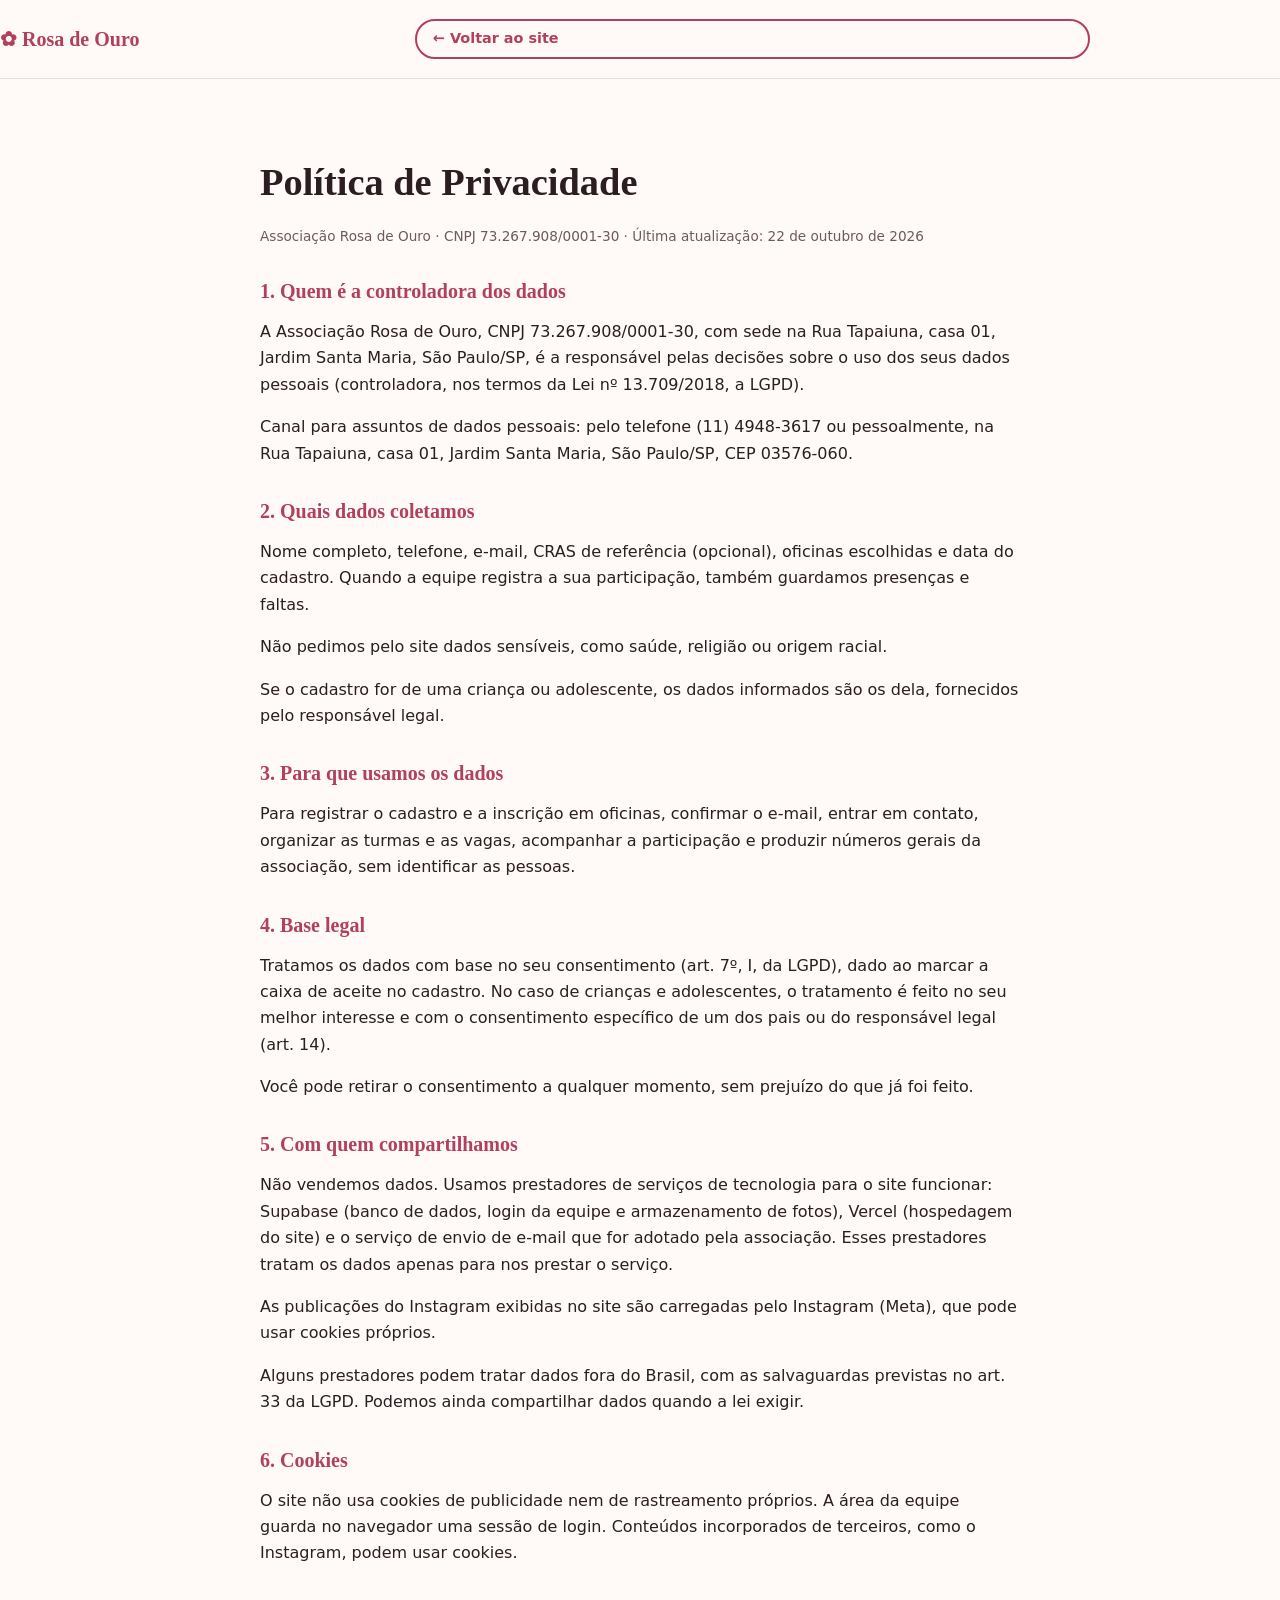
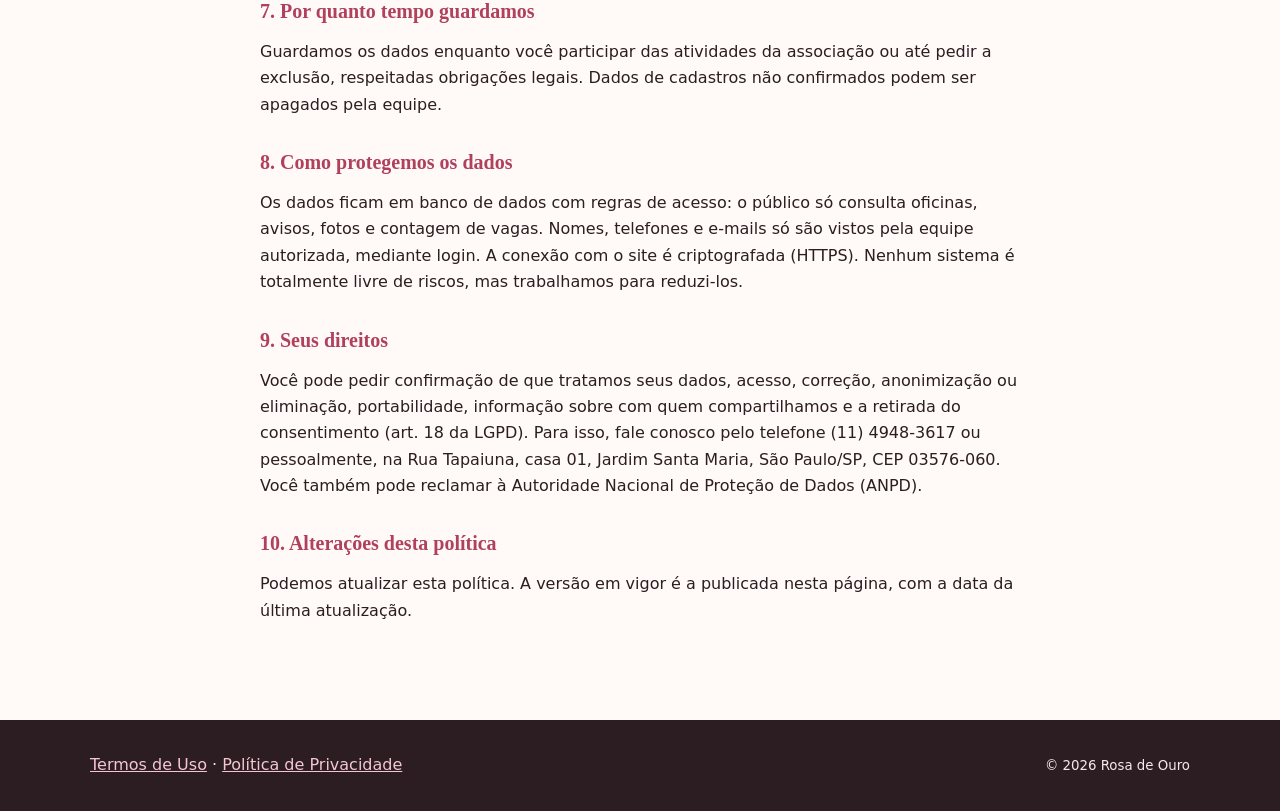
<file: privacidade.html>
<!DOCTYPE html>
<html lang="pt-BR">
<head>
  <meta charset="UTF-8">
  <meta name="viewport" content="width=device-width, initial-scale=1">
  <title>Política de Privacidade — Associação Rosa de Ouro</title>
  <meta name="theme-color" content="#b0405c">
  <link rel="stylesheet" href="style.css">
</head>
<body>
  <header class="site-header"><div class="container bar"><a class="brand" href="index.html"><span aria-hidden="true">✿</span> Rosa de Ouro</a><a class="btn btn-small btn-ghost" href="index.html">← Voltar ao site</a></div></header>
  <main class="section"><div class="container prose">
    <h1>Política de Privacidade</h1>
    <p class="fonte">Associação Rosa de Ouro · CNPJ 73.267.908/0001-30 · Última atualização: 22 de outubro de 2026</p>
    <h2>1. Quem é a controladora dos dados</h2>
    <p>A Associação Rosa de Ouro, CNPJ 73.267.908/0001-30, com sede na Rua Tapaiuna, casa 01, Jardim Santa Maria, São Paulo/SP, é a responsável pelas decisões sobre o uso dos seus dados pessoais (controladora, nos termos da Lei nº 13.709/2018, a LGPD).</p>
    <p>Canal para assuntos de dados pessoais: pelo telefone (11) 4948-3617 ou pessoalmente, na Rua Tapaiuna, casa 01, Jardim Santa Maria, São Paulo/SP, CEP 03576-060.</p>
    <h2>2. Quais dados coletamos</h2>
    <p>Nome completo, telefone, e-mail, CRAS de referência (opcional), oficinas escolhidas e data do cadastro. Quando a equipe registra a sua participação, também guardamos presenças e faltas.</p>
    <p>Não pedimos pelo site dados sensíveis, como saúde, religião ou origem racial.</p>
    <p>Se o cadastro for de uma criança ou adolescente, os dados informados são os dela, fornecidos pelo responsável legal.</p>
    <h2>3. Para que usamos os dados</h2>
    <p>Para registrar o cadastro e a inscrição em oficinas, confirmar o e-mail, entrar em contato, organizar as turmas e as vagas, acompanhar a participação e produzir números gerais da associação, sem identificar as pessoas.</p>
    <h2>4. Base legal</h2>
    <p>Tratamos os dados com base no seu consentimento (art. 7º, I, da LGPD), dado ao marcar a caixa de aceite no cadastro. No caso de crianças e adolescentes, o tratamento é feito no seu melhor interesse e com o consentimento específico de um dos pais ou do responsável legal (art. 14).</p>
    <p>Você pode retirar o consentimento a qualquer momento, sem prejuízo do que já foi feito.</p>
    <h2>5. Com quem compartilhamos</h2>
    <p>Não vendemos dados. Usamos prestadores de serviços de tecnologia para o site funcionar: Supabase (banco de dados, login da equipe e armazenamento de fotos), Vercel (hospedagem do site) e o serviço de envio de e-mail que for adotado pela associação. Esses prestadores tratam os dados apenas para nos prestar o serviço.</p>
    <p>As publicações do Instagram exibidas no site são carregadas pelo Instagram (Meta), que pode usar cookies próprios.</p>
    <p>Alguns prestadores podem tratar dados fora do Brasil, com as salvaguardas previstas no art. 33 da LGPD. Podemos ainda compartilhar dados quando a lei exigir.</p>
    <h2>6. Cookies</h2>
    <p>O site não usa cookies de publicidade nem de rastreamento próprios. A área da equipe guarda no navegador uma sessão de login. Conteúdos incorporados de terceiros, como o Instagram, podem usar cookies.</p>
    <h2>7. Por quanto tempo guardamos</h2>
    <p>Guardamos os dados enquanto você participar das atividades da associação ou até pedir a exclusão, respeitadas obrigações legais. Dados de cadastros não confirmados podem ser apagados pela equipe.</p>
    <h2>8. Como protegemos os dados</h2>
    <p>Os dados ficam em banco de dados com regras de acesso: o público só consulta oficinas, avisos, fotos e contagem de vagas. Nomes, telefones e e-mails só são vistos pela equipe autorizada, mediante login. A conexão com o site é criptografada (HTTPS). Nenhum sistema é totalmente livre de riscos, mas trabalhamos para reduzi-los.</p>
    <h2>9. Seus direitos</h2>
    <p>Você pode pedir confirmação de que tratamos seus dados, acesso, correção, anonimização ou eliminação, portabilidade, informação sobre com quem compartilhamos e a retirada do consentimento (art. 18 da LGPD). Para isso, fale conosco pelo telefone (11) 4948-3617 ou pessoalmente, na Rua Tapaiuna, casa 01, Jardim Santa Maria, São Paulo/SP, CEP 03576-060. Você também pode reclamar à Autoridade Nacional de Proteção de Dados (ANPD).</p>
    <h2>10. Alterações desta política</h2>
    <p>Podemos atualizar esta política. A versão em vigor é a publicada nesta página, com a data da última atualização.</p>
  </div></main>
  <footer class="site-footer"><div class="container foot"><p><a href="termos.html">Termos de Uso</a> · <a href="privacidade.html">Política de Privacidade</a></p><p><small>© <span id="ano">2026</span> Rosa de Ouro</small></p></div></footer>
</body>
</html>
</file>
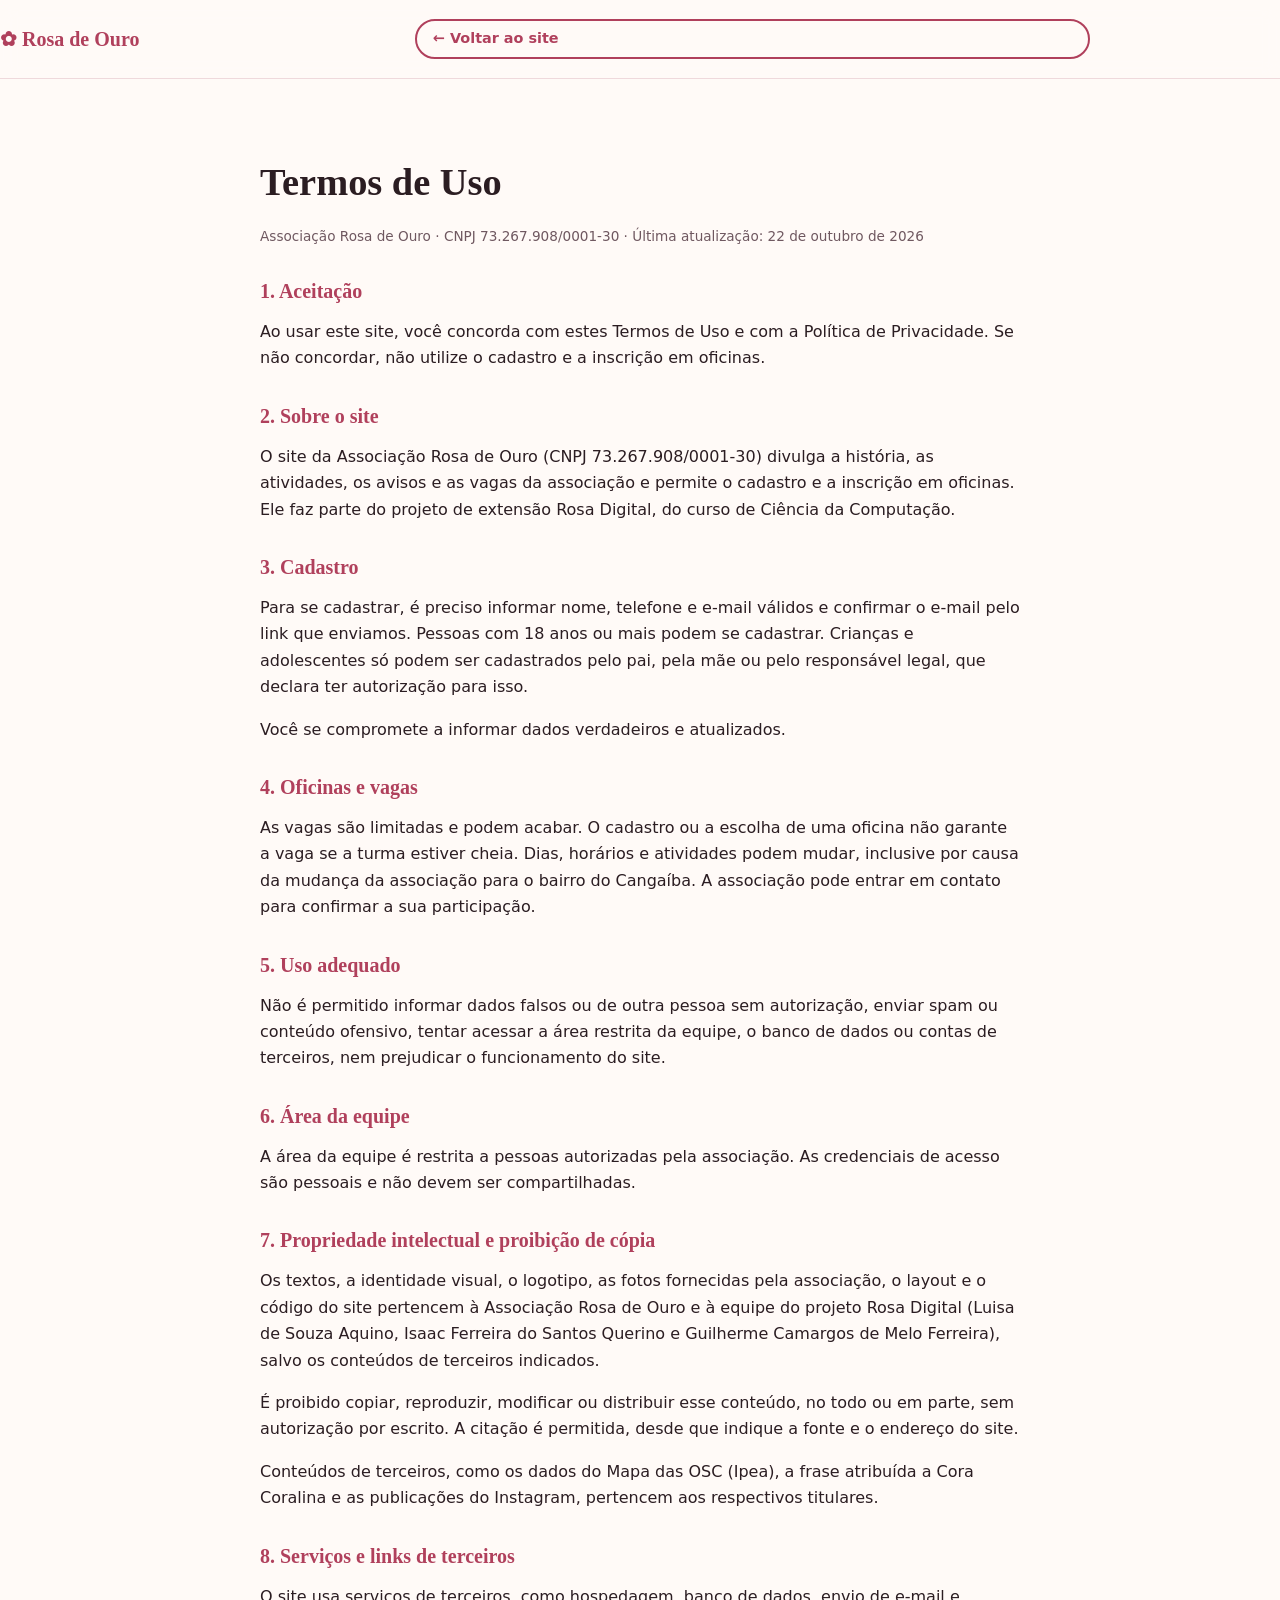
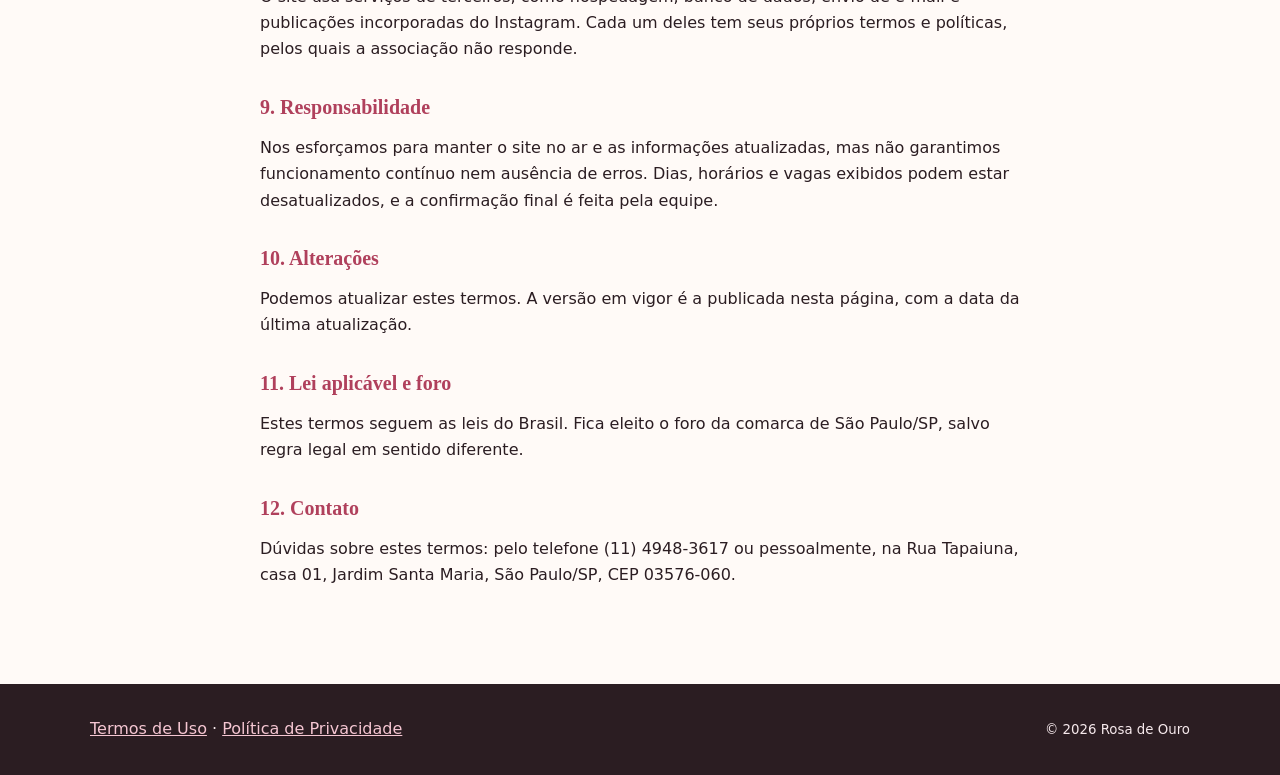
<file: termos.html>
<!DOCTYPE html>
<html lang="pt-BR">
<head>
  <meta charset="UTF-8">
  <meta name="viewport" content="width=device-width, initial-scale=1">
  <title>Termos de Uso — Associação Rosa de Ouro</title>
  <meta name="theme-color" content="#b0405c">
  <link rel="stylesheet" href="style.css">
</head>
<body>
  <header class="site-header"><div class="container bar"><a class="brand" href="index.html"><span aria-hidden="true">✿</span> Rosa de Ouro</a><a class="btn btn-small btn-ghost" href="index.html">← Voltar ao site</a></div></header>
  <main class="section"><div class="container prose">
    <h1>Termos de Uso</h1>
    <p class="fonte">Associação Rosa de Ouro · CNPJ 73.267.908/0001-30 · Última atualização: 22 de outubro de 2026</p>
    <h2>1. Aceitação</h2>
    <p>Ao usar este site, você concorda com estes Termos de Uso e com a Política de Privacidade. Se não concordar, não utilize o cadastro e a inscrição em oficinas.</p>
    <h2>2. Sobre o site</h2>
    <p>O site da Associação Rosa de Ouro (CNPJ 73.267.908/0001-30) divulga a história, as atividades, os avisos e as vagas da associação e permite o cadastro e a inscrição em oficinas. Ele faz parte do projeto de extensão Rosa Digital, do curso de Ciência da Computação.</p>
    <h2>3. Cadastro</h2>
    <p>Para se cadastrar, é preciso informar nome, telefone e e-mail válidos e confirmar o e-mail pelo link que enviamos. Pessoas com 18 anos ou mais podem se cadastrar. Crianças e adolescentes só podem ser cadastrados pelo pai, pela mãe ou pelo responsável legal, que declara ter autorização para isso.</p>
    <p>Você se compromete a informar dados verdadeiros e atualizados.</p>
    <h2>4. Oficinas e vagas</h2>
    <p>As vagas são limitadas e podem acabar. O cadastro ou a escolha de uma oficina não garante a vaga se a turma estiver cheia. Dias, horários e atividades podem mudar, inclusive por causa da mudança da associação para o bairro do Cangaíba. A associação pode entrar em contato para confirmar a sua participação.</p>
    <h2>5. Uso adequado</h2>
    <p>Não é permitido informar dados falsos ou de outra pessoa sem autorização, enviar spam ou conteúdo ofensivo, tentar acessar a área restrita da equipe, o banco de dados ou contas de terceiros, nem prejudicar o funcionamento do site.</p>
    <h2>6. Área da equipe</h2>
    <p>A área da equipe é restrita a pessoas autorizadas pela associação. As credenciais de acesso são pessoais e não devem ser compartilhadas.</p>
    <h2>7. Propriedade intelectual e proibição de cópia</h2>
    <p>Os textos, a identidade visual, o logotipo, as fotos fornecidas pela associação, o layout e o código do site pertencem à Associação Rosa de Ouro e à equipe do projeto Rosa Digital (Luisa de Souza Aquino, Isaac Ferreira do Santos Querino e Guilherme Camargos de Melo Ferreira), salvo os conteúdos de terceiros indicados.</p>
    <p>É proibido copiar, reproduzir, modificar ou distribuir esse conteúdo, no todo ou em parte, sem autorização por escrito. A citação é permitida, desde que indique a fonte e o endereço do site.</p>
    <p>Conteúdos de terceiros, como os dados do Mapa das OSC (Ipea), a frase atribuída a Cora Coralina e as publicações do Instagram, pertencem aos respectivos titulares.</p>
    <h2>8. Serviços e links de terceiros</h2>
    <p>O site usa serviços de terceiros, como hospedagem, banco de dados, envio de e-mail e publicações incorporadas do Instagram. Cada um deles tem seus próprios termos e políticas, pelos quais a associação não responde.</p>
    <h2>9. Responsabilidade</h2>
    <p>Nos esforçamos para manter o site no ar e as informações atualizadas, mas não garantimos funcionamento contínuo nem ausência de erros. Dias, horários e vagas exibidos podem estar desatualizados, e a confirmação final é feita pela equipe.</p>
    <h2>10. Alterações</h2>
    <p>Podemos atualizar estes termos. A versão em vigor é a publicada nesta página, com a data da última atualização.</p>
    <h2>11. Lei aplicável e foro</h2>
    <p>Estes termos seguem as leis do Brasil. Fica eleito o foro da comarca de São Paulo/SP, salvo regra legal em sentido diferente.</p>
    <h2>12. Contato</h2>
    <p>Dúvidas sobre estes termos: pelo telefone (11) 4948-3617 ou pessoalmente, na Rua Tapaiuna, casa 01, Jardim Santa Maria, São Paulo/SP, CEP 03576-060.</p>
  </div></main>
  <footer class="site-footer"><div class="container foot"><p><a href="termos.html">Termos de Uso</a> · <a href="privacidade.html">Política de Privacidade</a></p><p><small>© <span id="ano">2026</span> Rosa de Ouro</small></p></div></footer>
</body>
</html>
</file>
<file: style.css>
:root{
  --rosa:#b0405c;--rosa-esc:#8a2c45;--ouro:#c9962b;
  --bg:#fffaf7;--alt:#fdeff0;--card:#fff;--txt:#2b1d22;--mut:#6f5860;--line:#efd9dc;
  --r:16px;--sh:0 8px 24px rgba(138,44,69,.10);
  font-family:"Segoe UI",system-ui,-apple-system,Roboto,sans-serif;
}
@media(prefers-color-scheme:dark){:root{--bg:#1c1216;--alt:#26181e;--card:#2d1c23;--txt:#f6e9ec;--mut:#c9adb5;--line:#43282f;--rosa:#e0708d;--rosa-esc:#f19ab0;--sh:none}}
*{box-sizing:border-box}
html{scroll-behavior:smooth;scroll-padding-top:72px}
body{margin:0;background:var(--bg);color:var(--txt);line-height:1.65}
h1,h2,h3{line-height:1.2;margin:0 0 .5em;font-family:Georgia,"Times New Roman",serif}
h1{font-size:clamp(2rem,5vw,3.4rem)}h1 em{color:var(--rosa);font-style:italic}
h2{font-size:clamp(1.6rem,3.5vw,2.2rem)}h3{font-size:1.15rem}
a{color:var(--rosa)}
.container{width:min(1100px,92%);margin-inline:auto}
.sr{position:absolute;width:1px;height:1px;overflow:hidden;clip:rect(0 0 0 0)}
.skip{position:absolute;left:-999px;background:var(--rosa);color:#fff;padding:.6rem 1rem;z-index:100}
.skip:focus{left:8px;top:8px}
:focus-visible{outline:3px solid var(--ouro);outline-offset:2px}

.site-header{position:sticky;top:0;z-index:50;background:color-mix(in srgb,var(--bg) 88%,transparent);backdrop-filter:blur(8px);border-bottom:1px solid var(--line)}
.bar{display:flex;align-items:center;justify-content:space-between;min-height:64px;gap:1rem}
.brand{font:700 1.25rem Georgia,serif;text-decoration:none;color:var(--rosa)}
.nav{display:flex;align-items:center;gap:1.1rem}
.nav a{text-decoration:none;color:var(--txt);font-size:.95rem;padding:.25rem 0;border-bottom:2px solid transparent}
.nav a:hover,.nav a.on{border-color:var(--ouro)}
.menu-btn{display:none;background:none;border:1px solid var(--line);color:var(--txt);font-size:1.4rem;border-radius:10px;padding:.2rem .7rem;cursor:pointer}

.btn{display:inline-block;background:var(--rosa);color:#fff!important;border:2px solid var(--rosa);padding:.75rem 1.4rem;border-radius:999px;font-weight:600;text-decoration:none;cursor:pointer;font-size:1rem;transition:transform .2s,background .2s}
.btn:hover{background:var(--rosa-esc);transform:translateY(-2px)}
.btn-small{padding:.4rem 1rem;font-size:.9rem;border-bottom:2px solid var(--rosa)!important}
.btn-ghost{background:transparent;color:var(--rosa)!important}
.actions{display:flex;flex-wrap:wrap;gap:.8rem;margin-top:1.5rem}

.hero{background:radial-gradient(circle at 85% 10%,var(--alt),transparent 60%);padding:clamp(3rem,8vw,6rem) 0}
.hero-grid{display:grid;grid-template-columns:1.4fr 1fr;gap:2.5rem;align-items:center}
.eyebrow{color:var(--ouro);font-weight:700;letter-spacing:.08em;text-transform:uppercase;font-size:.8rem;margin:0 0 .6rem}
.lead{font-size:1.15rem;color:var(--mut);max-width:52ch}
.stats{list-style:none;margin:0;padding:0;display:grid;gap:1rem}
.stats li{background:var(--card);border:1px solid var(--line);border-radius:var(--r);padding:1rem 1.4rem;box-shadow:var(--sh);display:flex;align-items:center;gap:1rem}
.stats strong{font:700 2.4rem Georgia,serif;color:var(--rosa);min-width:2.6ch}
.stats span{color:var(--mut)}

.section{padding:clamp(3rem,7vw,5rem) 0}
.alt{background:var(--alt)}
.section-head{margin-bottom:2rem}.section-head p:last-child{color:var(--mut);margin:0}
.cards{display:grid;gap:1.2rem;margin:0;padding:0;list-style:none}
.three{grid-template-columns:repeat(auto-fit,minmax(250px,1fr))}
.four{grid-template-columns:repeat(auto-fill,minmax(230px,1fr))}
.card{background:var(--card);border:1px solid var(--line);border-radius:var(--r);padding:1.4rem;box-shadow:var(--sh);transition:transform .25s}
.card:hover{transform:translateY(-4px)}
.card p{margin:0;color:var(--mut)}
.ico{font-size:2rem;display:block;margin-bottom:.4rem}
.card[hidden]{display:none}
.note{margin-top:1.5rem;padding:1rem 1.2rem;border-left:4px solid var(--ouro);background:var(--card);border-radius:0 var(--r) var(--r) 0}

.filters{display:flex;flex-wrap:wrap;gap:.5rem;margin-bottom:1.5rem}
.chip{border:1px solid var(--rosa);background:transparent;color:var(--rosa);padding:.4rem 1rem;border-radius:999px;cursor:pointer;font-size:.95rem}
.chip.active{background:var(--rosa);color:#fff}

.table-wrap{overflow-x:auto;border:1px solid var(--line);border-radius:var(--r);background:var(--card)}
table{width:100%;border-collapse:collapse;min-width:420px}
th,td{padding:1rem 1.2rem;text-align:left;border-bottom:1px solid var(--line)}
thead th{background:var(--rosa);color:#fff}
tbody tr:last-child>*{border-bottom:0}

.split{display:grid;grid-template-columns:1.2fr 1fr;gap:2.5rem;align-items:center}
.pills{list-style:none;padding:0;display:flex;flex-wrap:wrap;gap:.6rem}
.pills li{background:var(--card);border:1px solid var(--line);padding:.4rem 1rem;border-radius:999px}
.quote{margin:0;padding:2rem;background:var(--rosa);color:#fff;border-radius:var(--r);font:italic 1.25rem Georgia,serif}
.quote footer{font:.85rem "Segoe UI",sans-serif;opacity:.85;margin-top:1rem}

.timeline{list-style:none;margin:0;padding:0 0 0 1.6rem;border-left:3px solid var(--ouro)}
.timeline li{position:relative;padding:0 0 1.6rem 1rem}
.timeline li::before{content:"";position:absolute;left:-2.2rem;top:.3rem;width:16px;height:16px;border-radius:50%;background:var(--rosa);border:3px solid var(--bg)}
.timeline p{margin:0;color:var(--mut)}

.highlight{background:linear-gradient(135deg,var(--rosa),var(--rosa-esc));color:#fff;text-align:center}
.highlight p{max-width:60ch;margin:0 auto;font-size:1.15rem}

.dash{border:1px solid var(--line);border-radius:var(--r);overflow:hidden;background:var(--card);box-shadow:var(--sh)}
.dash-bar{display:flex;justify-content:space-between;gap:1rem;flex-wrap:wrap;padding:.7rem 1rem;background:var(--alt);font-size:.9rem}
.dash-body{min-height:200px;display:grid;place-items:center;gap:1rem;padding:2rem;text-align:center}
.dash-body.live{padding:0;display:block;min-height:0}
.dash iframe{width:100%;height:min(720px,80vh);border:0;display:block}

.site-footer{background:#2b1d22;color:#f6e9ec;padding:2rem 0}
.site-footer a{color:#f5c6d2}
.foot{display:flex;justify-content:space-between;flex-wrap:wrap;gap:1rem}
.foot p{margin:0}

.reveal{opacity:0;transform:translateY(20px);transition:opacity .6s,transform .6s}
.reveal.in{opacity:1;transform:none}

@media(max-width:820px){
  .hero-grid,.split{grid-template-columns:1fr}
  .menu-btn{display:block}
  .nav{display:none;position:absolute;top:64px;left:0;right:0;flex-direction:column;align-items:flex-start;background:var(--bg);padding:1rem 4%;border-bottom:1px solid var(--line)}
  .nav.open{display:flex}
}
@media(prefers-reduced-motion:reduce){*{transition:none!important;scroll-behavior:auto!important}.reveal{opacity:1;transform:none}}

.highlight-soft{background:var(--alt)}
.steps-title{margin:2.5rem 0 1rem}
.card .btn-small{margin-top:.8rem}
.badge{display:inline-block;background:var(--ouro);color:#2b1d22;font-weight:700;font-size:.8rem;padding:.2rem .8rem;border-radius:999px;margin-bottom:1rem}

.note:empty{display:none}
.form{display:flex;flex-wrap:wrap;gap:.8rem;align-items:end;margin:1rem 0 1.5rem}
.form label{display:grid;gap:.25rem;font-size:.9rem;color:var(--mut)}
input,select{font:inherit;padding:.55rem .8rem;border:1px solid var(--line);border-radius:10px;background:var(--card);color:var(--txt)}
.row{display:flex;flex-wrap:wrap;gap:.5rem;margin-top:.7rem}
.mem,.plist{list-style:none;padding:0;margin:.5rem 0}
.mem li,.plist li{display:flex;justify-content:space-between;gap:.5rem;padding:.3rem 0;border-bottom:1px dashed var(--line)}
.mem button,.plist button{background:none;border:0;color:var(--rosa);cursor:pointer}
.thumbs{display:grid;grid-template-columns:repeat(auto-fill,minmax(160px,1fr));gap:1rem}
.thumbs figure{margin:0}.thumbs img{width:100%;aspect-ratio:4/3;object-fit:cover;border-radius:12px}
.thumbs figcaption{font-size:.85rem}
.slider{position:relative;border-radius:var(--r);overflow:hidden;box-shadow:var(--sh)}
.slide{display:none;margin:0}.slide.on{display:block}
.slide img{width:100%;max-height:480px;object-fit:cover;display:block}
.slide figcaption{position:absolute;inset:auto 0 0 0;padding:1rem;color:#fff;background:linear-gradient(transparent,rgba(0,0,0,.65))}
.prev,.next{position:absolute;top:50%;transform:translateY(-50%);z-index:2;border:0;background:rgba(255,255,255,.85);border-radius:50%;width:42px;height:42px;font-size:1.5rem;cursor:pointer}
.prev{left:10px}.next{right:10px}

.cad{display:grid;gap:1rem;padding:1.5rem;background:var(--card);border:1px solid var(--line);border-radius:var(--r);box-shadow:var(--sh)}
.cad label{display:grid;gap:.25rem;font-size:.9rem;color:var(--mut)}
.cad .note{margin:0}
.hp{position:absolute!important;left:-9999px}

.oficinas-check{border:1px solid var(--line);border-radius:12px;padding:1rem;display:grid;gap:.5rem;background:var(--bg)}
.oficinas-check legend{font-weight:700;padding:0 .3rem}
.oficinas-check legend span{font-weight:400;color:var(--mut);font-size:.85rem}
.chk{display:flex;align-items:center;gap:.5rem;font-size:.95rem;color:var(--txt);cursor:pointer}
.chk input{width:auto;accent-color:var(--rosa)}
.mut{color:var(--mut);margin:0}

.filepick{position:relative;display:grid;gap:.25rem}
.file-input{position:absolute;inset:0;opacity:0;cursor:pointer;width:100%;height:100%}
.filepick-btn{display:inline-flex;align-items:center;gap:.5rem;background:var(--card);border:2px dashed var(--line);color:var(--rosa);font-weight:600;padding:.6rem 1rem;border-radius:12px;cursor:pointer;transition:border-color .2s,background .2s}
.filepick:hover .filepick-btn,.filepick:focus-within .filepick-btn{border-color:var(--rosa);background:var(--alt)}

.icon-btn{background:var(--rosa);color:#fff;border:0;width:26px;height:26px;border-radius:50%;line-height:1;cursor:pointer;font-size:.85rem;flex:none;display:inline-grid;place-items:center;transition:background .2s,transform .2s}
.icon-btn:hover{background:var(--rosa-esc);transform:scale(1.08)}

.hero h1{font-size:clamp(1.6rem,3.6vw,2.5rem)}
.cite{color:var(--ouro);font-weight:700;margin:-.2rem 0 1rem}
.muted{color:var(--mut)}
.ficha{margin:0;display:grid;gap:.6rem}
.ficha div{background:var(--card);border:1px solid var(--line);border-radius:12px;padding:.7rem 1rem}
.ficha dt{font-size:.75rem;text-transform:uppercase;letter-spacing:.06em;color:var(--mut)}
.ficha dd{margin:0;font-weight:700}
.fonte{font-size:.85rem;color:var(--mut)}
.charts{display:grid;grid-template-columns:repeat(auto-fit,minmax(300px,1fr));gap:1.2rem;margin-top:2rem}
.chart{margin:0;background:var(--card);border:1px solid var(--line);border-radius:var(--r);padding:1.2rem;box-shadow:var(--sh)}
.chart figcaption{font-weight:700;margin-bottom:.8rem}
.bar{display:grid;grid-template-columns:minmax(90px,1.2fr) 2fr auto;gap:.6rem;align-items:center;font-size:.85rem;margin:.45rem 0}
.track{height:12px;background:var(--alt);border-radius:999px;overflow:hidden}
.track i{display:block;height:100%;background:linear-gradient(90deg,var(--rosa),var(--ouro));border-radius:999px}
.bar em{font-style:normal;color:var(--mut)}
.board{display:grid;grid-template-columns:repeat(auto-fill,minmax(250px,1fr));gap:1rem}
.aviso{background:var(--card);border:1px solid var(--line);border-top:4px solid var(--ouro);border-radius:var(--r);padding:1.1rem;box-shadow:var(--sh)}
.aviso.fixo{border-top-color:var(--rosa)}
.aviso h3{font-size:1.05rem}.aviso p{margin:.3rem 0 .6rem;color:var(--mut)}.aviso small{color:var(--mut)}
.insta-grid{display:grid;grid-template-columns:repeat(auto-fill,minmax(280px,1fr));gap:1rem;margin-bottom:1.5rem}
.insta-grid:empty{display:none}
.site-footer address{font-style:normal}
.foot{align-items:flex-start}
.card label{display:grid;gap:.2rem;font-size:.85rem;color:var(--mut);margin-bottom:.5rem}
.login-box{max-width:420px;margin:0 auto}
.login-box .note{margin-top:1rem}

.min{background:none;border:0;box-shadow:none;padding:0;gap:1.2rem;max-width:520px}
.min label{font-size:.85rem}
.min input:not([type=checkbox]),.min select{border:0;border-bottom:2px solid var(--line);border-radius:0;background:transparent;padding:.75rem .1rem;font-size:1rem}
.min input:focus{outline:0;border-bottom-color:var(--rosa)}
.min .oficinas-check{border:0;padding:0;background:none;margin:0}
.min .chk{padding:.35rem 0;font-size:.95rem}
.min .chk input{width:20px;height:20px}
.min details summary{cursor:pointer;color:var(--rosa);font-weight:600}
.min .btn{width:100%;padding:1rem}
.ok{display:grid;place-items:center;width:64px;height:64px;margin:0 auto 1rem;border-radius:50%;background:var(--rosa);color:#fff;font-size:2rem}
.ok.erro{background:var(--ouro);color:#2b1d22}
.modal{border:0;border-radius:20px;padding:2rem;width:min(92vw,400px);text-align:center;background:var(--card);color:var(--txt);box-shadow:0 20px 60px rgba(0,0,0,.35)}
.modal::backdrop{background:rgba(43,29,34,.6)}
.modal p{color:var(--mut)}

.kpis{display:grid;grid-template-columns:repeat(auto-fit,minmax(150px,1fr));gap:1rem;margin-bottom:1rem}
.kpi{background:var(--card);border:1px solid var(--line);border-radius:var(--r);padding:1rem 1.2rem;box-shadow:var(--sh)}
.kpi strong{display:block;font:700 2rem Georgia,serif;color:var(--rosa)}
.kpi span{color:var(--mut);font-size:.9rem}

.prose{max-width:760px}
.prose h1{font-size:clamp(1.8rem,4vw,2.4rem)}
.prose h2{margin-top:2rem;font-size:1.25rem;color:var(--rosa)}
.prose p{text-align:left}
</file>
